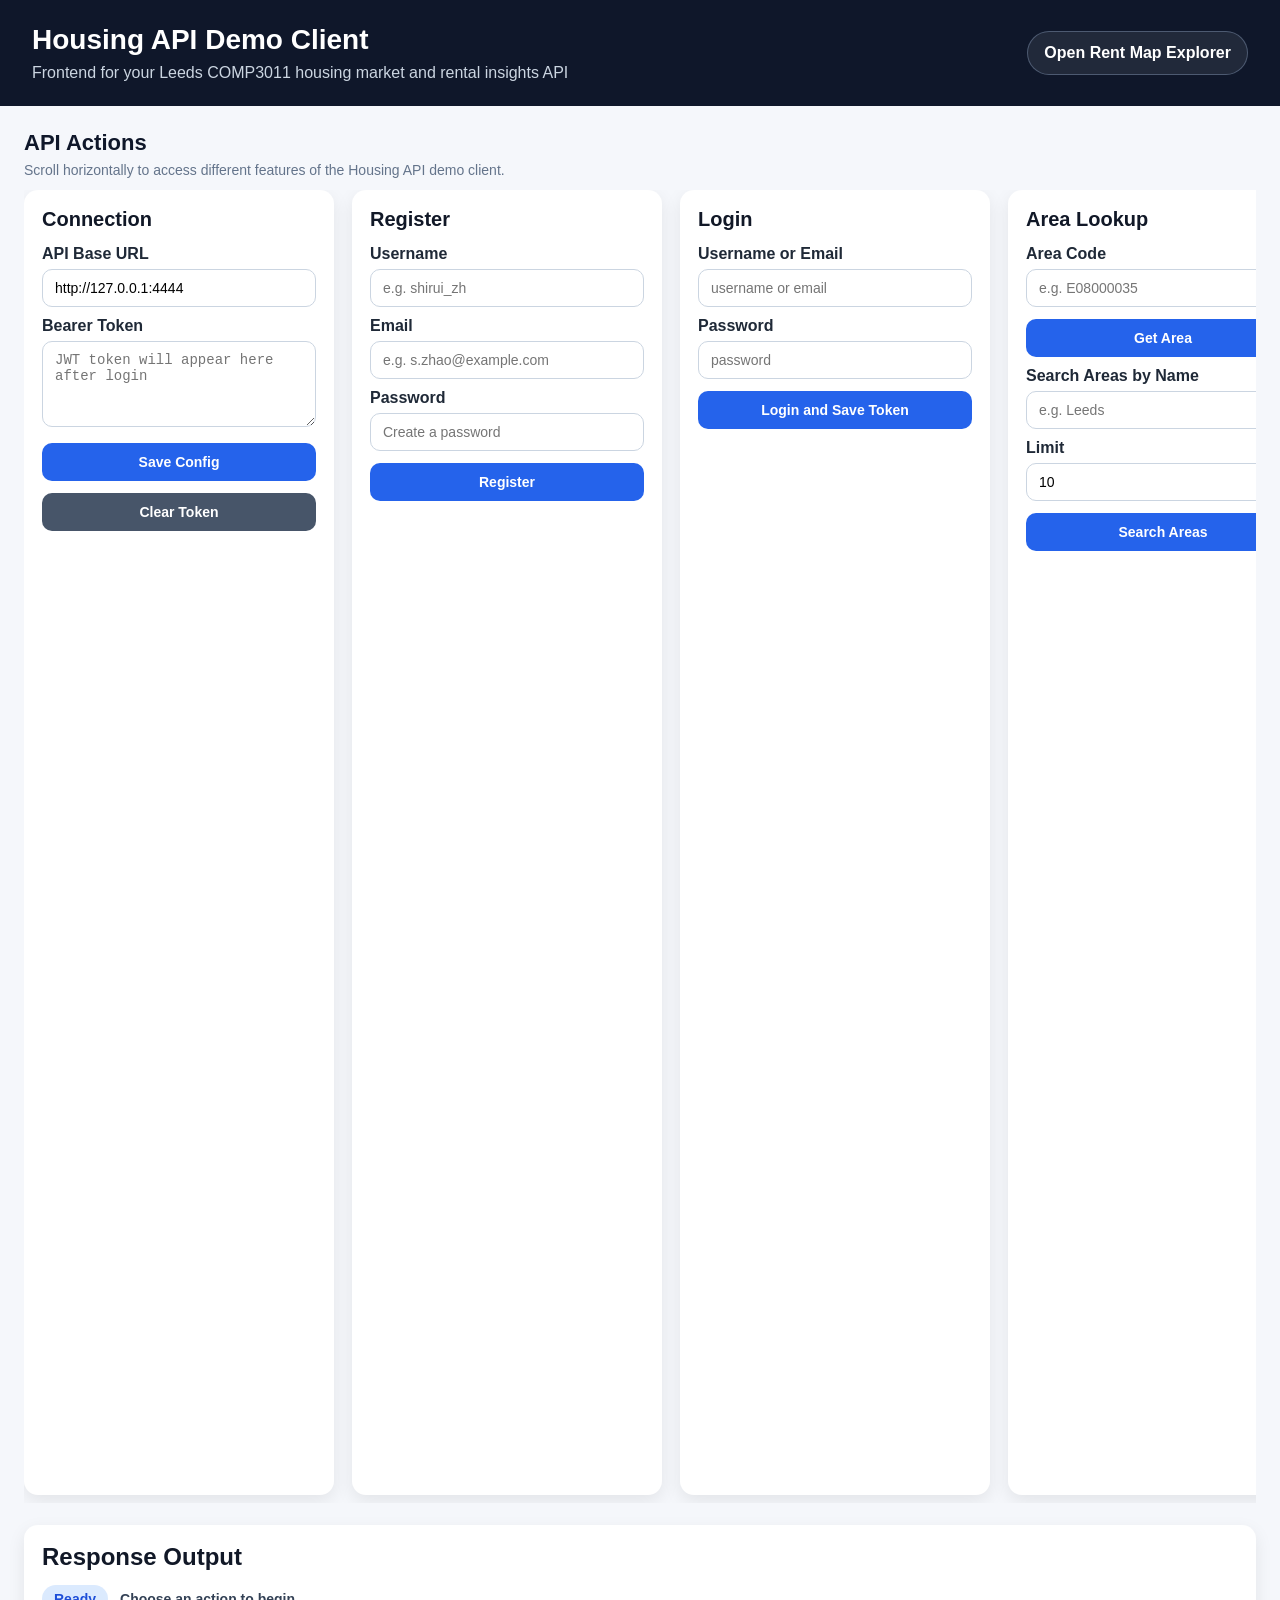
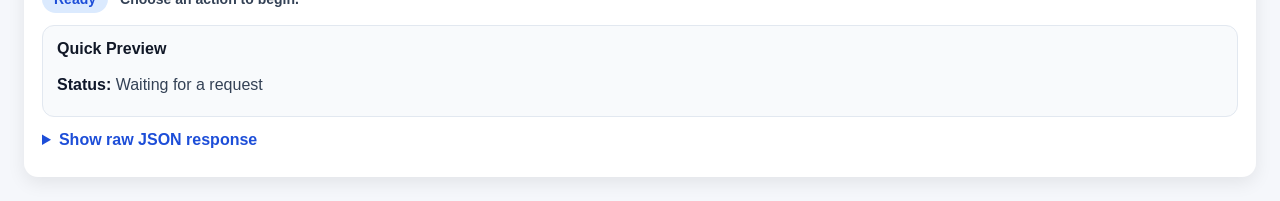
<file: static/index.html>
<!DOCTYPE html>
<html lang="en">
<head>
  <meta charset="UTF-8" />
  <meta name="viewport" content="width=device-width, initial-scale=1.0" />
  <title>Housing API Demo Client</title>
  <link rel="stylesheet" href="/static/style.css" />
</head>
<body>
  <header class="topbar topbar-shell">
    <div>
      <h1>Housing API Demo Client</h1>
      <p>Frontend for your Leeds COMP3011 housing market and rental insights API</p>
    </div>
    <div class="topbar-actions">
      <a class="nav-link-btn" href="/map">Open Rent Map Explorer</a>
    </div>
  </header>

<main class="page">
  <section class="card-rail-section">
    <div class="section-header">
      <h2>API Actions</h2>
      <p>Scroll horizontally to access different features of the Housing API demo client.</p>
    </div>

    <div class="card-rail">
      <section class="panel rail-card">
        <h3>Connection</h3>

        <label for="baseUrl">API Base URL</label>
        <input id="baseUrl" type="text" value="http://127.0.0.1:4444" />

        <label for="token">Bearer Token</label>
        <textarea id="token" rows="4" placeholder="JWT token will appear here after login"></textarea>

        <button id="saveConfigBtn">Save Config</button>
        <button id="clearTokenBtn" type="button" class="secondary-btn">Clear Token</button>
      </section>

      <section class="panel rail-card">
        <h3>Register</h3>

        <label for="registerUsername">Username</label>
        <input id="registerUsername" type="text" placeholder="e.g. shirui_zh" />

        <label for="registerEmail">Email</label>
        <input id="registerEmail" type="email" placeholder="e.g. s.zhao@example.com" />

        <label for="registerPassword">Password</label>
        <input id="registerPassword" type="password" placeholder="Create a password" />

        <button id="registerBtn">Register</button>
      </section>

      <section class="panel rail-card">
        <h3>Login</h3>

        <label for="loginUsername">Username or Email</label>
        <input id="loginUsername" type="text" placeholder="username or email" />

        <label for="loginPassword">Password</label>
        <input id="loginPassword" type="password" placeholder="password" />

        <button id="loginBtn">Login and Save Token</button>
      </section>

      <section class="panel rail-card">
        <h3>Area Lookup</h3>

        <label for="areaCode">Area Code</label>
        <input id="areaCode" type="text" placeholder="e.g. E08000035" />
        <button id="getAreaBtn">Get Area</button>

        <label for="areaQuery">Search Areas by Name</label>
        <input id="areaQuery" type="text" placeholder="e.g. Leeds" />

        <label for="areaLimit">Limit</label>
        <input id="areaLimit" type="number" value="10" min="1" max="200" />
        <button id="searchAreasBtn">Search Areas</button>
      </section>

      <section class="panel rail-card">
        <h3>Postcode Lookup</h3>

        <label for="postcodeExact">Exact Postcode</label>
        <input id="postcodeExact" type="text" placeholder="e.g. LS1 1AA" />
        <button id="postcodeExactBtn">Get Postcode Mapping</button>

        <label for="postcodeQuery">Fuzzy Postcode Search</label>
        <input id="postcodeQuery" type="text" placeholder="e.g. LS1" />

        <label for="postcodeLimit">Limit</label>
        <input id="postcodeLimit" type="number" value="10" min="1" max="200" />
        <button id="postcodeSearchBtn">Search Postcodes</button>
      </section>

      <section class="panel rail-card">
        <h3>Official Rent Stats</h3>

        <label for="rentAreaCode">Area Code</label>
        <input id="rentAreaCode" type="text" placeholder="e.g. E08000035" />

        <label for="rentTimePeriod">Time Period</label>
        <input id="rentTimePeriod" type="text" placeholder="e.g. 2024-01" />
        <button id="rentPointBtn">Get Rent Stats (Point)</button>

        <label for="rentFrom">From</label>
        <input id="rentFrom" type="text" placeholder="e.g. 2023-01" />

        <label for="rentTo">To</label>
        <input id="rentTo" type="text" placeholder="e.g. 2024-12" />

        <button id="rentSeriesBtn">Get Rent Stats Series</button>
        <button id="rentLatestBtn">Get Latest Rent Stats</button>
        <button id="rentAvailabilityBtn">Get Rent Availability</button>
          <hr />

<label for="rentMetric">Trend Metric</label>
<select id="rentMetric">
  <option value="rental_price">rental_price</option>
  <option value="index_value">index_value</option>
  <option value="annual_change">annual_change</option>
</select>

<label for="rentBedroomsTrend">Trend Bedrooms</label>
<select id="rentBedroomsTrend">
  <option value="overall">overall</option>
  <option value="1">1</option>
  <option value="2">2</option>
  <option value="3">3</option>
</select>

<button id="rentTrendByCodeBtn">Get Rent Trend PNG (by Area Code)</button>

<label for="rentAreaNameTrend">Area Name</label>
<input id="rentAreaNameTrend" type="text" placeholder="e.g. Leeds" />

<button id="rentTrendByNameBtn">Get Rent Trend PNG (by Area Name)</button>
      </section>

<section class="panel rail-card">
  <h3>Official Sales Stats</h3>

  <label for="salesAreaCode">Area Code</label>
  <input id="salesAreaCode" type="text" placeholder="e.g. E08000035" />

  <label for="salesTimePeriod">Time Period</label>
  <input id="salesTimePeriod" type="text" placeholder="e.g. 2024-01" />

  <label for="salesPropertyType">Property Type</label>
  <select id="salesPropertyType">
    <option value="">Any</option>
    <option value="D">D - Detached</option>
    <option value="S">S - Semi-detached</option>
    <option value="T">T - Terraced</option>
    <option value="F">F - Flat</option>
    <option value="O">O - Other</option>
  </select>

  <label for="salesNewBuild">New Build</label>
  <select id="salesNewBuild">
    <option value="">Any</option>
    <option value="true">true</option>
    <option value="false">false</option>
  </select>

  <label for="salesTenure">Tenure</label>
  <select id="salesTenure">
    <option value="">Any</option>
    <option value="F">F - Freehold</option>
    <option value="L">L - Leasehold</option>
    <option value="U">U - Unknown/Other</option>
  </select>

  <button id="salesPointBtn">Get Sales Stats (Point)</button>

  <label for="salesDateFrom">Date From</label>
  <input id="salesDateFrom" type="text" placeholder="e.g. 2023-01" />

  <label for="salesDateTo">Date To</label>
  <input id="salesDateTo" type="text" placeholder="e.g. 2024-12" />

  <button id="salesSeriesBtn">Get Sales Stats Series</button>
  <button id="salesLatestBtn">Get Latest Sales Stats</button>
  <button id="salesAvailabilityBtn">Get Sales Availability</button>
</section>
        <section class="panel rail-card">
  <h3>Official Sales Transactions</h3>

  <label for="officialSalesAreaCode">Area Code</label>
  <input id="officialSalesAreaCode" type="text" placeholder="e.g. E08000035" />

  <label for="officialSalesPostcode">Postcode</label>
  <input id="officialSalesPostcode" type="text" placeholder="e.g. LS1 1AA" />

  <label for="officialSalesUuid">Transaction UUID</label>
  <input id="officialSalesUuid" type="text" placeholder="full UUID" />

  <label for="officialSalesDateFrom">Date From</label>
  <input id="officialSalesDateFrom" type="text" placeholder="e.g. 2023-01-01" />

  <label for="officialSalesDateTo">Date To</label>
  <input id="officialSalesDateTo" type="text" placeholder="e.g. 2024-12-31" />

  <label for="officialSalesMinPrice">Min Price</label>
  <input id="officialSalesMinPrice" type="number" placeholder="optional" />

  <label for="officialSalesMaxPrice">Max Price</label>
  <input id="officialSalesMaxPrice" type="number" placeholder="optional" />

  <label for="officialSalesPropertyType">Property Type</label>
  <select id="officialSalesPropertyType">
    <option value="">Any</option>
    <option value="D">D - Detached</option>
    <option value="S">S - Semi-detached</option>
    <option value="T">T - Terraced</option>
    <option value="F">F - Flat</option>
    <option value="O">O - Other</option>
  </select>

  <label for="officialSalesNewBuild">New Build</label>
  <select id="officialSalesNewBuild">
    <option value="">Any</option>
    <option value="true">true</option>
    <option value="false">false</option>
  </select>

  <label for="officialSalesTenure">Tenure</label>
  <select id="officialSalesTenure">
    <option value="">Any</option>
    <option value="F">F - Freehold</option>
    <option value="L">L - Leasehold</option>
    <option value="U">U - Unknown/Other</option>
  </select>

  <label for="officialSalesLimit">Limit</label>
  <input id="officialSalesLimit" type="number" value="50" min="1" max="200" />

  <label for="officialSalesOffset">Offset</label>
  <input id="officialSalesOffset" type="number" value="0" min="0" />

  <label for="officialSalesSortBy">Sort By</label>
  <select id="officialSalesSortBy">
    <option value="transaction_date">transaction_date</option>
    <option value="price">price</option>
  </select>

  <label for="officialSalesOrder">Order</label>
  <select id="officialSalesOrder">
    <option value="desc">desc</option>
    <option value="asc">asc</option>
  </select>

  <label for="officialSalesIncludeTotal">Include Total</label>
  <select id="officialSalesIncludeTotal">
    <option value="false">false</option>
    <option value="true">true</option>
  </select>

  <button id="officialSalesByAreaBtn">List by Area</button>
  <button id="officialSalesByPostcodeBtn">List by Postcode</button>
  <button id="officialSalesByUuidBtn">Get by UUID</button>
</section>

      <section class="panel rail-card">
        <h3>Create Rent Record</h3>

        <label for="userRentPostcode">Postcode</label>
        <input id="userRentPostcode" type="text" placeholder="e.g. LS1 1AA" />

        <label for="userRentAreaCode">Area Code</label>
        <input id="userRentAreaCode" type="text" placeholder="optional" />

        <label for="userRentTimePeriod">Time Period</label>
        <input id="userRentTimePeriod" type="text" placeholder="e.g. 2024-07" />

        <label for="userRentValue">Rent</label>
        <input id="userRentValue" type="number" step="0.01" placeholder="e.g. 1200" />

        <label for="userRentBedrooms">Bedrooms</label>
        <input id="userRentBedrooms" type="number" placeholder="e.g. 2" />

        <label for="userRentPropertyType">Property Type</label>
        <select id="userRentPropertyType">
          <option value="">Any</option>
          <option value="flat">flat</option>
          <option value="terraced">terraced</option>
          <option value="semidetached">semidetached</option>
          <option value="detached">detached</option>
          <option value="other">other</option>
        </select>

        <label for="userRentSource">Source</label>
        <select id="userRentSource">
          <option value="user">user</option>
          <option value="survey">survey</option>
          <option value="partner">partner</option>
        </select>

        <button id="createRentRecordBtn">Create Rent Record</button>
      </section>

      <section class="panel rail-card">
        <h3>Manage Rent Records</h3>

        <label for="listRentAreaCode">Filter by Area Code</label>
        <input id="listRentAreaCode" type="text" placeholder="optional" />

        <label for="listRentTimePeriod">Filter by Time Period</label>
        <input id="listRentTimePeriod" type="text" placeholder="optional" />

        <label for="listRentLimit">Limit</label>
        <input id="listRentLimit" type="number" value="10" min="1" max="200" />

        <button id="listRentRecordsBtn">List Rent Records</button>

        <hr />

        <label for="rentRecordId">Record ID</label>
        <input id="rentRecordId" type="number" placeholder="e.g. 1" />

        <button id="getRentRecordBtn">Get One Record</button>
          <button id="putRentRecordBtn">Replace Record (PUT)</button>
<button id="patchRentRecordBtn">Patch Record (PATCH)</button>
        <button id="deleteRentRecordBtn" class="secondary-btn">Delete Record</button>
      </section>

          <section class="panel rail-card">
  <h3>Create Sales Transaction</h3>

  <label for="userSalePostcode">Postcode</label>
  <input id="userSalePostcode" type="text" placeholder="e.g. LS1 1AA" />

  <label for="userSaleAreaCode">Area Code</label>
  <input id="userSaleAreaCode" type="text" placeholder="optional" />

  <label for="userSaleTimePeriod">Time Period</label>
  <input id="userSaleTimePeriod" type="text" placeholder="e.g. 2024-07" />

  <label for="userSalePrice">Price</label>
  <input id="userSalePrice" type="number" step="1" placeholder="e.g. 250000" />

  <label for="userSalePropertyType">Property Type</label>
  <select id="userSalePropertyType">
    <option value="">Any</option>
    <option value="D">D - Detached</option>
    <option value="S">S - Semi-detached</option>
    <option value="T">T - Terraced</option>
    <option value="F">F - Flat</option>
    <option value="O">O - Other</option>
  </select>

  <label for="userSaleSource">Source</label>
  <select id="userSaleSource">
    <option value="user">user</option>
    <option value="partner">partner</option>
    <option value="survey">survey</option>
  </select>

  <button id="createSaleRecordBtn">Create Sales Record</button>
</section>
        <section class="panel rail-card">
  <h3>Manage Sales Transactions</h3>

  <label for="listSalePostcode">Filter by Postcode</label>
  <input id="listSalePostcode" type="text" placeholder="optional" />

  <label for="listSaleAreaCode">Filter by Area Code</label>
  <input id="listSaleAreaCode" type="text" placeholder="optional" />

  <label for="listSaleFromPeriod">From Period</label>
  <input id="listSaleFromPeriod" type="text" placeholder="e.g. 2023-01" />

  <label for="listSaleToPeriod">To Period</label>
  <input id="listSaleToPeriod" type="text" placeholder="e.g. 2024-12" />

  <label for="listSalePropertyType">Property Type</label>
  <select id="listSalePropertyType">
    <option value="">Any</option>
    <option value="D">D - Detached</option>
    <option value="S">S - Semi-detached</option>
    <option value="T">T - Terraced</option>
    <option value="F">F - Flat</option>
    <option value="O">O - Other</option>
  </select>

  <label for="listSaleLimit">Limit</label>
  <input id="listSaleLimit" type="number" value="10" min="1" max="200" />

  <button id="listSaleRecordsBtn">List Sales Records</button>

  <hr />

  <label for="saleRecordId">Record ID</label>
  <input id="saleRecordId" type="number" placeholder="e.g. 1" />

  <button id="getSaleRecordBtn">Get One Record</button>
    <button id="putSaleRecordBtn">Replace Record (PUT)</button>
<button id="patchSaleRecordBtn">Patch Record (PATCH)</button>
  <button id="deleteSaleRecordBtn" class="secondary-btn">Delete Record</button>
</section>
    </div>
  </section>

<section class="panel result-panel" id="resultPanel">
  <h2>Response Output</h2>

  <div class="status-row">
    <span id="statusBadge" class="status-badge info">Ready</span>
    <span id="responseSummary">No request yet.</span>
  </div>

  <div id="preview" class="result-preview">
    <h3>Quick Preview</h3>
    <div class="item">
      <span class="label">Status:</span>
      <span class="value">Waiting for a request</span>
    </div>
  </div>

  <div id="structuredOutput" class="structured-output" style="display: none;"></div>

  <div id="imagePreviewWrap" class="image-preview-wrap" style="display: none;">
    <h3>Image Preview</h3>
    <img id="imagePreview" alt="API image output" />
  </div>

  <details class="raw-output-wrap">
    <summary>Show raw JSON response</summary>
    <pre id="output">No request yet.</pre>
  </details>
</section>

</main>

  <script src="/static/app.js"></script>
</body>
</html>
</file>
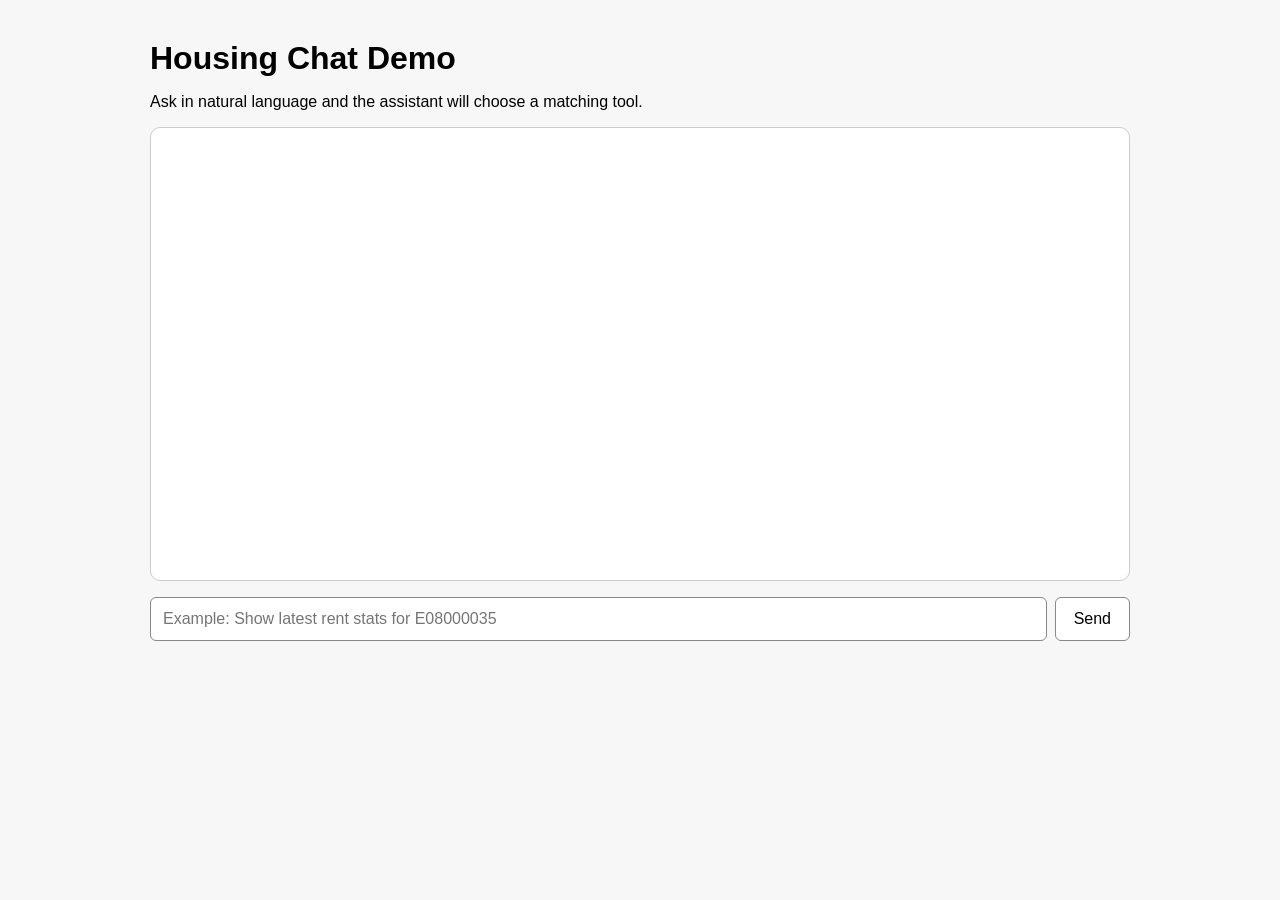
<file: static/chat.html>
<!DOCTYPE html>
<html lang="en">
<head>
  <meta charset="UTF-8" />
  <meta name="viewport" content="width=device-width, initial-scale=1.0" />
  <title>Housing Chat Demo</title>
  <style>
    body {
      font-family: Arial, sans-serif;
      max-width: 980px;
      margin: 40px auto;
      padding: 0 16px;
      background: #f7f7f7;
    }

    h1 {
      margin-bottom: 8px;
    }

    #chat-box {
      border: 1px solid #ccc;
      border-radius: 10px;
      padding: 16px;
      min-height: 420px;
      margin-bottom: 16px;
      background: white;
      overflow-y: auto;
    }

    .msg {
      margin-bottom: 14px;
      padding: 12px 14px;
      border-radius: 10px;
      white-space: pre-wrap;
    }

    .user {
      background: #dfe8f6;
    }

    .assistant {
      background: #ececec;
    }

    .meta {
      font-size: 12px;
      color: #666;
      margin-top: 8px;
    }

    .row {
      display: flex;
      gap: 8px;
    }

    input {
      flex: 1;
      padding: 12px;
      font-size: 16px;
      border: 1px solid #888;
      border-radius: 6px;
    }

    button {
      padding: 12px 18px;
      font-size: 16px;
      cursor: pointer;
      border: 1px solid #888;
      border-radius: 6px;
      background: white;
    }

    .card {
      margin-top: 12px;
      background: white;
      border: 1px solid #d0d0d0;
      border-radius: 10px;
      padding: 14px;
    }

    .card-title {
      font-weight: 700;
      font-size: 18px;
      margin-bottom: 10px;
    }

    .section-title {
      font-weight: 700;
      margin-top: 12px;
      margin-bottom: 8px;
    }

    .kv-grid {
      display: grid;
      grid-template-columns: repeat(2, minmax(220px, 1fr));
      gap: 8px 16px;
    }

    .kv-item {
      background: #f8f8f8;
      border-radius: 8px;
      padding: 10px 12px;
    }

    .kv-label {
      font-size: 12px;
      color: #666;
      margin-bottom: 4px;
    }

    .kv-value {
      font-size: 16px;
      font-weight: 600;
    }

    ul.data-list {
      margin: 6px 0 0 18px;
      padding: 0;
    }

    details {
      margin-top: 12px;
    }

    pre {
      white-space: pre-wrap;
      word-break: break-word;
      background: #f6f6f6;
      padding: 10px;
      border-radius: 8px;
      overflow-x: auto;
    }
  </style>
</head>
<body>
  <h1>Housing Chat Demo</h1>
  <p>Ask in natural language and the assistant will choose a matching tool.</p>

  <div id="chat-box"></div>

  <div class="row">
    <input id="message" type="text" placeholder="Example: Show latest rent stats for E08000035" />
    <button onclick="sendMessage()">Send</button>
  </div>

  <script>
    const chatBox = document.getElementById("chat-box");
    const input = document.getElementById("message");

    function escapeHtml(text) {
      return String(text)
        .replaceAll("&", "&amp;")
        .replaceAll("<", "&lt;")
        .replaceAll(">", "&gt;");
    }

    function formatMoney(value) {
      if (value === null || value === undefined || value === "") return "N/A";
      return `£${value}`;
    }

    function formatValue(value) {
      if (value === null || value === undefined || value === "") return "N/A";
      return String(value);
    }

    function addMessageElement(role, innerHtml) {
      const div = document.createElement("div");
      div.className = `msg ${role}`;
      div.innerHTML = innerHtml;
      chatBox.appendChild(div);
      chatBox.scrollTop = chatBox.scrollHeight;
    }

    function appendUserMessage(text) {
      addMessageElement(
        "user",
        `<strong>You:</strong><br>${escapeHtml(text)}`
      );
    }

    function renderKeyValue(label, value) {
      return `
        <div class="kv-item">
          <div class="kv-label">${escapeHtml(label)}</div>
          <div class="kv-value">${escapeHtml(value)}</div>
        </div>
      `;
    }

    function renderListFromObject(obj, money = false) {
      if (!obj || typeof obj !== "object") {
        return `<div>No data</div>`;
      }

      let items = "";
      for (const [key, value] of Object.entries(obj)) {
        items += `<li>${escapeHtml(key)}: ${escapeHtml(money ? formatMoney(value) : formatValue(value))}</li>`;
      }
      return `<ul class="data-list">${items}</ul>`;
    }

    function renderRentStatsCard(reply, data, toolUsed) {
      const overall = data?.overall || {};
      const oneBed = data?.one_bed || {};
      const twoBed = data?.two_bed || {};
      const threeBed = data?.three_bed || {};
      const propertyTypes = data?.property_prices || {};

      const html = `
        <strong>Assistant:</strong><br>
        ${escapeHtml(reply)}

        <div class="card">
          <div class="card-title">Latest rent stats</div>

          <div class="kv-grid">
            ${renderKeyValue("Area code", formatValue(data?.area_code))}
            ${renderKeyValue("Region / county", formatValue(data?.region_or_country_name))}
            ${renderKeyValue("Time period", formatValue(data?.time_period))}
            ${renderKeyValue("Overall rent", formatMoney(overall?.rental_price))}
            ${renderKeyValue("Annual change", formatValue(overall?.annual_change))}
            ${renderKeyValue("Index", formatValue(overall?.index))}
          </div>

          <div class="section-title">By bedrooms</div>
          <div class="kv-grid">
            ${renderKeyValue("1 bed", formatMoney(oneBed?.rental_price))}
            ${renderKeyValue("2 bed", formatMoney(twoBed?.rental_price))}
            ${renderKeyValue("3 bed", formatMoney(threeBed?.rental_price))}
          </div>

          <div class="section-title">By property type</div>
          ${renderListFromObject(propertyTypes, true)}

          <details>
            <summary>Show raw data</summary>
            <pre>${escapeHtml(JSON.stringify(data, null, 2))}</pre>
          </details>
        </div>

        <div class="meta">Tool used: ${escapeHtml(toolUsed)}</div>
      `;
      addMessageElement("assistant", html);
    }

    function renderGenericCard(reply, data, toolUsed) {
      const html = `
        <strong>Assistant:</strong><br>
        ${escapeHtml(reply)}

        <div class="card">
          <div class="card-title">Result</div>
          <details open>
            <summary>Structured data</summary>
            <pre>${escapeHtml(JSON.stringify(data, null, 2))}</pre>
          </details>
        </div>

        ${toolUsed ? `<div class="meta">Tool used: ${escapeHtml(toolUsed)}</div>` : ""}
      `;
      addMessageElement("assistant", html);
    }

    function appendAssistantMessage(reply, toolUsed = null, data = null) {
      if (toolUsed === "get_latest_rent_stats" && data) {
        renderRentStatsCard(reply, data, toolUsed);
        return;
      }

      if (data) {
        renderGenericCard(reply, data, toolUsed);
        return;
      }

      const html = `
        <strong>Assistant:</strong><br>
        ${escapeHtml(reply)}
        ${toolUsed ? `<div class="meta">Tool used: ${escapeHtml(toolUsed)}</div>` : ""}
      `;
      addMessageElement("assistant", html);
    }

    async function sendMessage() {
      const message = input.value.trim();
      if (!message) return;

      appendUserMessage(message);
      input.value = "";

      try {
        const resp = await fetch("/chat/ask", {
          method: "POST",
          headers: {
            "Content-Type": "application/json"
          },
          body: JSON.stringify({ message })
        });

        const data = await resp.json();

        if (!resp.ok) {
          appendAssistantMessage(data.detail || "Something went wrong.");
          return;
        }

        appendAssistantMessage(data.reply, data.tool_used, data.data);
      } catch (err) {
        appendAssistantMessage("Failed to connect to chat backend.");
      }
    }

    input.addEventListener("keydown", function (e) {
      if (e.key === "Enter") {
        sendMessage();
      }
    });
  </script>
</body>
</html>
</file>
<file: static/style.css>
* {
  box-sizing: border-box;
}

body {
  margin: 0;
  font-family: Arial, Helvetica, sans-serif;
  background: #f5f7fb;
  color: #1f2937;
}

.topbar {
  background: #0f172a;
  color: white;
  padding: 24px 32px;
}

.topbar-shell {
  display: flex;
  justify-content: space-between;
  align-items: center;
  gap: 16px;
}

.topbar h1 {
  margin: 0 0 8px 0;
  font-size: 28px;
}

.topbar p {
  margin: 0;
  color: #cbd5e1;
}

.topbar-actions {
  display: flex;
  gap: 12px;
  flex-wrap: wrap;
}

.nav-link-btn {
  display: inline-flex;
  align-items: center;
  justify-content: center;
  min-height: 44px;
  padding: 10px 16px;
  border-radius: 999px;
  border: 1px solid rgba(191, 219, 254, 0.28);
  background: rgba(255, 255, 255, 0.08);
  color: white;
  text-decoration: none;
  font-weight: 700;
}

.nav-link-btn:hover {
  background: rgba(255, 255, 255, 0.16);
}

.page {
  padding: 24px;
  display: flex;
  flex-direction: column;
  gap: 22px;
}

.compact-connection {
  display: flex;
  flex-direction: column;
  gap: 16px;
}

.compact-connection h2 {
  margin: 0 0 8px 0;
}

.compact-connection p {
  margin: 0;
  color: #64748b;
}

.compact-connection-fields {
  display: grid;
  grid-template-columns: minmax(0, 1fr) auto;
  gap: 14px;
  align-items: end;
}

.compact-connection-actions {
  display: flex;
  gap: 10px;
  flex-wrap: wrap;
}

.compact-connection-actions button {
  width: auto;
  margin-top: 0;
}

.explorer-section {
  background:
    radial-gradient(circle at top left, rgba(37, 99, 235, 0.16), transparent 32%),
    radial-gradient(circle at bottom right, rgba(13, 148, 136, 0.14), transparent 34%),
    linear-gradient(135deg, #f8fbff 0%, #eef6ff 100%);
  border: 1px solid #d7e4f5;
  border-radius: 24px;
  padding: 24px;
  box-shadow: 0 12px 30px rgba(15, 23, 42, 0.08);
}

.explorer-hero {
  display: flex;
  justify-content: space-between;
  align-items: flex-start;
  gap: 18px;
  margin-bottom: 18px;
}

.explorer-eyebrow {
  margin: 0 0 8px 0;
  font-size: 12px;
  letter-spacing: 0.16em;
  text-transform: uppercase;
  color: #0f766e;
  font-weight: 800;
}

.explorer-hero h2 {
  margin: 0 0 8px 0;
  font-size: 30px;
  color: #0f172a;
}

.explorer-hero p:last-child {
  margin: 0;
  color: #475569;
  max-width: 760px;
  line-height: 1.5;
}

.explorer-actions {
  display: flex;
  gap: 12px;
  flex-wrap: wrap;
  min-width: 220px;
}

.explorer-actions button {
  margin-top: 0;
}

.explorer-toolbar {
  display: grid;
  grid-template-columns: repeat(6, minmax(0, 1fr));
  gap: 14px;
  margin-bottom: 14px;
}

.explorer-field {
  min-width: 0;
}

.explorer-field-action {
  display: flex;
  flex-direction: column;
  justify-content: flex-end;
}

.explorer-field-action button {
  margin-top: 0;
}

.explorer-field-wide {
  grid-column: span 2;
}

.explorer-search-results {
  display: flex;
  flex-wrap: wrap;
  gap: 8px;
  min-height: 18px;
  margin-bottom: 18px;
}

.explorer-search-results:empty {
  display: none;
}

.explorer-search-chip {
  width: auto;
  margin-top: 0;
  padding: 8px 12px;
  border-radius: 999px;
  background: #ffffff;
  border: 1px solid #cbd5e1;
  color: #1e293b;
  font-size: 13px;
  font-weight: 700;
}

.explorer-search-chip:hover {
  background: #eff6ff;
  border-color: #93c5fd;
}

.explorer-grid {
  display: grid;
  grid-template-columns: minmax(0, 1.2fr) minmax(0, 1fr);
  gap: 18px;
}

.explorer-card {
  min-width: 0;
}

.explorer-card-header {
  display: flex;
  justify-content: space-between;
  align-items: flex-start;
  gap: 14px;
  margin-bottom: 16px;
}

.explorer-card-header h3 {
  margin: 0 0 6px 0;
}

.explorer-card-header p {
  margin: 0;
  color: #64748b;
}

.map-stage {
  position: relative;
  border-radius: 18px;
  overflow: hidden;
  border: 1px solid #d7e4f5;
  background: #f8fbff;
  min-height: 520px;
}

.map-stage-toolbar {
  position: absolute;
  top: 14px;
  left: 14px;
  right: 14px;
  display: flex;
  justify-content: space-between;
  align-items: flex-start;
  gap: 12px;
  z-index: 2;
  pointer-events: none;
}

.map-controls {
  display: flex;
  gap: 8px;
  pointer-events: auto;
}

.map-control-btn {
  min-width: 42px;
  height: 42px;
  padding: 0 12px;
  border: 1px solid rgba(148, 163, 184, 0.5);
  border-radius: 12px;
  background: rgba(255, 255, 255, 0.88);
  color: #0f172a;
  font-size: 18px;
  font-weight: 800;
  box-shadow: 0 8px 18px rgba(15, 23, 42, 0.12);
}

.map-control-btn:hover {
  background: #ffffff;
  border-color: #60a5fa;
}

.map-control-btn-wide {
  min-width: 64px;
  font-size: 13px;
  letter-spacing: 0.02em;
}

.map-zoom-status {
  pointer-events: auto;
  padding: 10px 12px;
  border-radius: 12px;
  background: rgba(255, 255, 255, 0.88);
  border: 1px solid rgba(148, 163, 184, 0.42);
  color: #0f172a;
  font-size: 13px;
  font-weight: 800;
  box-shadow: 0 8px 18px rgba(15, 23, 42, 0.1);
}

#rentMapSvg {
  display: block;
  width: 100%;
  height: auto;
  cursor: grab;
  touch-action: none;
  user-select: none;
}

#rentMapSvg.is-dragging {
  cursor: grabbing;
}

.map-region {
  transition: fill-opacity 0.18s ease, stroke-width 0.18s ease, stroke 0.18s ease;
  vector-effect: non-scaling-stroke;
}

.map-region.has-data {
  cursor: pointer;
}

.map-region.has-data:hover,
.map-region.has-data:focus {
  stroke: #0f172a;
  stroke-width: 2.2;
  fill-opacity: 1;
  outline: none;
}

.map-region.is-empty {
  cursor: not-allowed;
}

.map-area-label {
  fill: #0f172a;
  font-size: 11px;
  font-weight: 800;
  text-anchor: middle;
  paint-order: stroke;
  stroke: rgba(255, 255, 255, 0.9);
  stroke-width: 4px;
  stroke-linejoin: round;
  pointer-events: none;
  user-select: none;
}

.map-area-label.is-selected,
.map-area-label.is-focused {
  fill: #0f172a;
}

.map-area-label.is-focused {
  font-size: 12px;
}

.map-interaction-hint {
  margin: 12px 0 0 0;
  color: #64748b;
  font-size: 13px;
  font-weight: 600;
}

.map-focus {
  margin-top: 14px;
}

.map-focus-card {
  display: grid;
  grid-template-columns: repeat(auto-fit, minmax(160px, 1fr));
  gap: 10px;
}

.map-focus-card .kv-card {
  background: linear-gradient(180deg, #ffffff 0%, #f8fbff 100%);
}

.map-legend {
  min-width: 200px;
  padding: 10px 12px;
  border-radius: 14px;
  background: rgba(255, 255, 255, 0.72);
  border: 1px solid #d7e4f5;
}

.map-legend strong {
  display: block;
  margin-bottom: 8px;
  color: #0f172a;
  font-size: 13px;
}

.legend-gradient {
  height: 12px;
  border-radius: 999px;
  background: linear-gradient(90deg, #dbeafe 0%, #60a5fa 50%, #0f766e 100%);
  margin-bottom: 8px;
}

.legend-range {
  display: flex;
  justify-content: space-between;
  gap: 12px;
  color: #475569;
  font-size: 12px;
  font-weight: 700;
}

.selection-meta {
  padding: 8px 12px;
  border-radius: 999px;
  background: #eff6ff;
  color: #1d4ed8;
  font-size: 13px;
  font-weight: 800;
}

.selection-chips {
  display: flex;
  flex-wrap: wrap;
  gap: 10px;
  min-height: 20px;
  margin-bottom: 16px;
}

.trend-mode-note {
  min-height: 20px;
  margin: -4px 0 14px 0;
  color: #64748b;
  font-size: 13px;
  font-weight: 600;
}

.selection-chip {
  display: inline-flex;
  align-items: center;
  gap: 8px;
  padding: 9px 12px;
  border-radius: 999px;
  background: #ffffff;
  border: 1px solid #d9e4f2;
  box-shadow: inset 0 0 0 2px var(--chip-accent, #2563eb);
  font-size: 13px;
  font-weight: 700;
  color: #0f172a;
}

.selection-chip button {
  width: auto;
  margin-top: 0;
  padding: 0;
  border: none;
  background: transparent;
  color: #475569;
  font-size: 15px;
  line-height: 1;
}

.trend-chart {
  min-height: 360px;
  border-radius: 18px;
  border: 1px solid #d7e4f5;
  background:
    linear-gradient(180deg, rgba(255, 255, 255, 0.9) 0%, rgba(248, 251, 255, 0.95) 100%);
  padding: 14px;
}

.trend-chart svg {
  display: block;
  width: 100%;
  height: auto;
}

.trend-axis {
  stroke: #94a3b8;
  stroke-width: 1.5;
}

.trend-grid {
  stroke: #dbeafe;
  stroke-width: 1;
}

.trend-line {
  fill: none;
  stroke-width: 4;
  stroke-linecap: round;
  stroke-linejoin: round;
}

.trend-point {
  stroke: #ffffff;
  stroke-width: 2;
}

.trend-axis-label,
.trend-tick-label {
  fill: #64748b;
  font-size: 12px;
  font-weight: 700;
}

.trend-empty {
  height: 100%;
  display: grid;
  place-items: center;
}

.trend-stats {
  display: grid;
  grid-template-columns: repeat(auto-fit, minmax(180px, 1fr));
  gap: 12px;
  margin-top: 14px;
}

.trend-stat-card {
  border-radius: 14px;
  background: #f8fbff;
  border: 1px solid #d7e4f5;
  padding: 12px;
}

.trend-stat-card h4 {
  margin: 0 0 8px 0;
  color: #0f172a;
}

.trend-stat-card p {
  margin: 4px 0;
  color: #475569;
  font-size: 14px;
}

.explorer-message {
  margin-top: 18px;
  padding: 12px 14px;
  border-radius: 14px;
  font-size: 14px;
  font-weight: 600;
}

.explorer-message.info {
  background: #e0f2fe;
  color: #0c4a6e;
}

.explorer-message.success {
  background: #dcfce7;
  color: #166534;
}

.explorer-message.error {
  background: #fee2e2;
  color: #991b1b;
}

.section-header {
  margin-bottom: 12px;
}

.section-header h2 {
  margin: 0 0 6px 0;
  font-size: 22px;
  color: #0f172a;
}

.section-header p {
  margin: 0;
  color: #64748b;
  font-size: 14px;
}

.card-rail-section {
  min-width: 0;
}

.card-rail {
  display: flex;
  gap: 18px;
  overflow-x: auto;
  overflow-y: hidden;
  padding-bottom: 8px;
  scroll-behavior: smooth;
}

.card-rail::-webkit-scrollbar {
  height: 10px;
}

.card-rail::-webkit-scrollbar-track {
  background: #e2e8f0;
  border-radius: 999px;
}

.card-rail::-webkit-scrollbar-thumb {
  background: #94a3b8;
  border-radius: 999px;
}

.card-rail::-webkit-scrollbar-thumb:hover {
  background: #64748b;
}

.panel {
  background: white;
  border-radius: 14px;
  padding: 18px;
  box-shadow: 0 6px 18px rgba(0, 0, 0, 0.08);
}

.rail-card {
  flex: 0 0 310px;
  min-height: 520px;
}

.panel h2,
.panel h3 {
  margin: 0 0 14px 0;
  color: #111827;
}

.panel h3 {
  font-size: 20px;
}

label {
  display: block;
  margin-top: 10px;
  margin-bottom: 6px;
  font-weight: 600;
}

input,
textarea,
select,
button {
  width: 100%;
  font-size: 14px;
  border-radius: 10px;
}

input,
textarea,
select {
  border: 1px solid #cbd5e1;
  padding: 10px 12px;
  background: #fff;
}

textarea {
  resize: vertical;
}

button {
  margin-top: 12px;
  padding: 11px 14px;
  border: none;
  background: #2563eb;
  color: white;
  font-weight: 700;
  cursor: pointer;
}

button:hover {
  background: #1d4ed8;
}

button.secondary-btn {
  background: #475569;
}

button.secondary-btn:hover {
  background: #334155;
}

hr {
  border: none;
  border-top: 1px solid #e5e7eb;
  margin: 20px 0;
}

.result-panel {
  width: 100%;
}

.status-row {
  display: flex;
  align-items: center;
  gap: 12px;
  margin-bottom: 12px;
  flex-wrap: wrap;
}

.status-badge {
  display: inline-block;
  padding: 6px 12px;
  border-radius: 999px;
  background: #e5e7eb;
  font-size: 14px;
  font-weight: 700;
}

.status-badge.loading {
  background: #fef3c7;
  color: #92400e;
}

.status-badge.success {
  background: #dcfce7;
  color: #166534;
}

.status-badge.error {
  background: #fee2e2;
  color: #991b1b;
}

.status-badge.info {
  background: #dbeafe;
  color: #1d4ed8;
}

#responseSummary {
  font-size: 14px;
  font-weight: 600;
  color: #334155;
}

.result-preview {
  background: #f8fafc;
  border: 1px solid #e2e8f0;
  border-radius: 12px;
  padding: 14px;
  margin-bottom: 14px;
}

.result-preview h3 {
  margin: 0 0 10px 0;
  font-size: 16px;
}

.result-preview .item {
  padding: 8px 0;
  border-bottom: 1px solid #e5e7eb;
}

.result-preview .item:last-child {
  border-bottom: none;
}

.result-preview .label {
  font-weight: 700;
  color: #0f172a;
}

.result-preview .value {
  color: #334155;
}

.raw-output-wrap summary {
  cursor: pointer;
  font-weight: 700;
  color: #1d4ed8;
  margin-bottom: 10px;
}

#output {
  margin-top: 12px;
  min-height: 180px;
  max-height: 320px;
  background: #0f172a;
  color: #e2e8f0;
  padding: 16px;
  border-radius: 12px;
  overflow: auto;
  white-space: pre-wrap;
  word-break: break-word;
}

@media (max-width: 768px) {
  .page {
    padding: 16px;
  }

  .topbar {
    padding: 20px 16px;
  }

  .topbar-shell {
    flex-direction: column;
    align-items: flex-start;
  }

  .rail-card {
    flex: 0 0 280px;
    min-height: 500px;
  }

  .compact-connection-fields {
    grid-template-columns: 1fr;
  }

  .explorer-section {
    padding: 18px;
    border-radius: 18px;
  }

  .explorer-hero {
    flex-direction: column;
  }

  .explorer-toolbar {
    grid-template-columns: 1fr;
  }

  .explorer-field-wide {
    grid-column: span 1;
  }

  .explorer-grid {
    grid-template-columns: 1fr;
  }

  .explorer-card-header {
    flex-direction: column;
  }

  .map-stage {
    min-height: 360px;
  }

  .map-stage-toolbar {
    top: 10px;
    left: 10px;
    right: 10px;
  }

  .map-controls {
    gap: 6px;
  }

  .map-control-btn {
    min-width: 38px;
    height: 38px;
  }

  .map-zoom-status {
    padding: 8px 10px;
    font-size: 12px;
  }

  .map-area-label {
    font-size: 13px;
  }
}

.image-preview-wrap {
  background: #f8fafc;
  border: 1px solid #e2e8f0;
  border-radius: 12px;
  padding: 14px;
  margin-bottom: 14px;
}

.image-preview-wrap h3 {
  margin: 0 0 10px 0;
  font-size: 16px;
}

.image-preview-wrap img {
  display: block;
  max-width: 100%;
  height: auto;
  border-radius: 10px;
  border: 1px solid #cbd5e1;
  background: white;
}

.structured-output {
  background: #ffffff;
  border: 1px solid #e2e8f0;
  border-radius: 12px;
  padding: 14px;
  margin-bottom: 14px;
}

.structured-output h3 {
  margin: 0 0 12px 0;
  font-size: 16px;
  color: #0f172a;
}

.kv-grid {
  display: grid;
  grid-template-columns: repeat(auto-fit, minmax(220px, 1fr));
  gap: 10px 14px;
}

.kv-card {
  background: #f8fafc;
  border: 1px solid #e2e8f0;
  border-radius: 10px;
  padding: 10px 12px;
}

.kv-key {
  font-size: 12px;
  font-weight: 700;
  text-transform: uppercase;
  color: #64748b;
  margin-bottom: 6px;
}

.kv-value {
  font-size: 14px;
  color: #0f172a;
  word-break: break-word;
}

.table-wrap {
  overflow-x: auto;
  border: 1px solid #e2e8f0;
  border-radius: 10px;
}

.result-table {
  width: 100%;
  border-collapse: collapse;
  font-size: 14px;
  background: white;
}

.result-table th,
.result-table td {
  padding: 10px 12px;
  border-bottom: 1px solid #e5e7eb;
  text-align: left;
  vertical-align: top;
}

.result-table th {
  background: #f8fafc;
  color: #334155;
  font-weight: 700;
  position: sticky;
  top: 0;
}

.result-table tr:last-child td {
  border-bottom: none;
}

.result-note {
  margin-top: 10px;
  font-size: 13px;
  color: #64748b;
}

.empty-state {
  padding: 14px;
  background: #f8fafc;
  border: 1px dashed #cbd5e1;
  border-radius: 10px;
  color: #64748b;
}

.tag-list {
  display: flex;
  flex-wrap: wrap;
  gap: 8px;
}

.tag-chip {
  display: inline-block;
  padding: 4px 10px;
  border-radius: 999px;
  background: #e2e8f0;
  color: #0f172a;
  font-size: 12px;
  font-weight: 600;
}

.nested-json {
  margin-top: 10px;
  padding: 10px 12px;
  background: #f8fafc;
  border: 1px solid #e2e8f0;
  border-radius: 10px;
  overflow-x: auto;
  white-space: pre-wrap;
  word-break: break-word;
  font-size: 13px;
  color: #334155;
}
</file>
